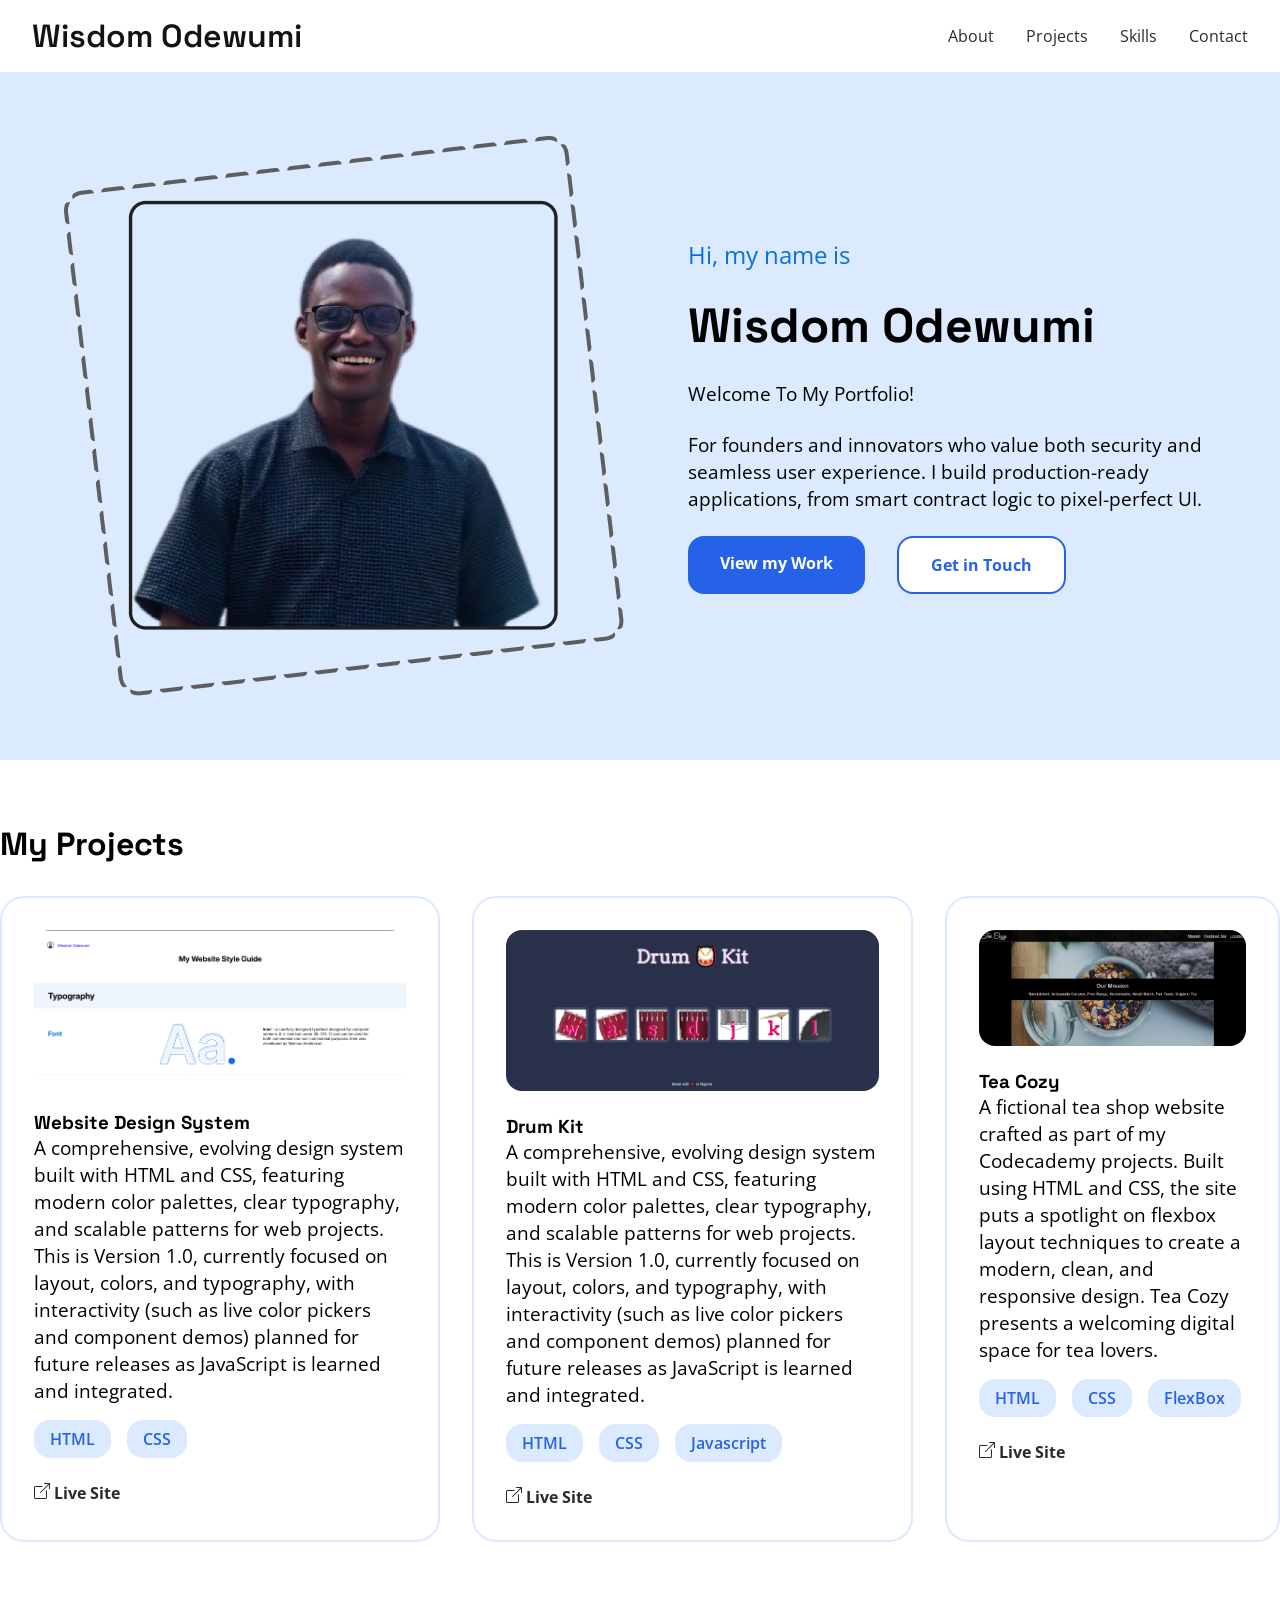
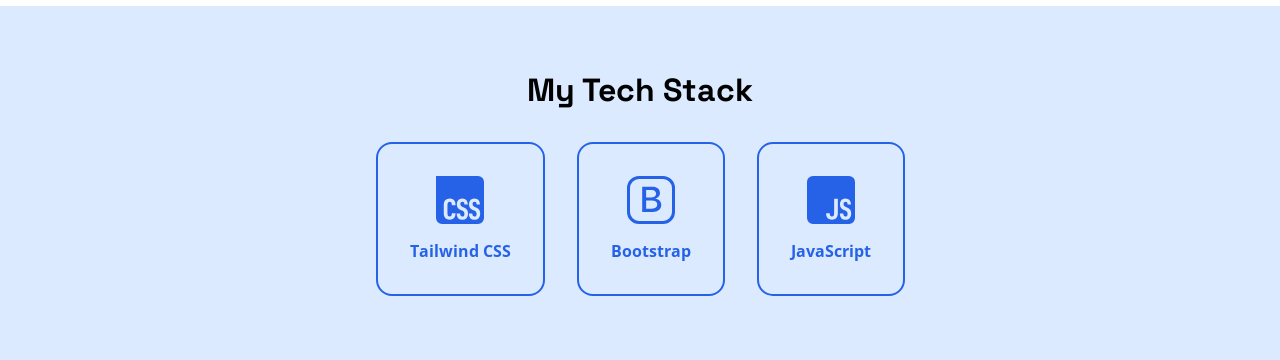
<file: index.html>
<!DOCTYPE html>
<html lang="en">

<head>
    <meta charset="UTF-8">
    <meta name="viewport" content="width=device-width, initial-scale=1.0">
    <title>Wisdom Odewumi - Full Stack Engineer</title>
    <link rel="stylesheet" href="./style.css">
    <link rel="preconnect" href="https://fonts.googleapis.com">
    <link rel="preconnect" href="https://fonts.gstatic.com" crossorigin>
    <link href="https://fonts.googleapis.com/css2?family=Space+Grotesk:wght@300..700&display=swap" rel="stylesheet">
    <link rel="preconnect" href="https://fonts.googleapis.com">
    <link rel="preconnect" href="https://fonts.gstatic.com" crossorigin>
    <link href="https://fonts.googleapis.com/css2?family=Open+Sans:ital,wght@0,300..800;1,300..800&display=swap"
        rel="stylesheet">
    <link rel="stylesheet" href="https://cdnjs.cloudflare.com/ajax/libs/font-awesome/4.7.0/css/font-awesome.min.css">

</head>

<body>
    <!-- Header Section -->
    <header>
        <div><a href="./index.html">Wisdom Odewumi</a></div>
        <nav>
            <ul class="nav-menu">
                <li class="nav-item"><a class="nav-link" href="#about">About</a></li>
                <li class="nav-item"><a class="nav-link" href="#projects">Projects</a></li>
                <li class="nav-item"><a class="nav-link" href="#skills">Skills</a></li>
                <li class="nav-item"><a class="nav-link" href="./contact.html">Contact</a></li>
            </ul>
        </nav>
        <a class="hamburger-icon" onclick="setHamburger()">
            <i class="fa fa-bars"></i>
        </a>
    </header>

    <!-- Main Section -->
    <main>

        <!-- Hero Section -->
        <section id="about">
            <img src="./Images/profile-image-with-border-default.png" alt="Wisdom Odewumi Image">
            <div>
                <p class="b-text">Hi, my name is</p>
                <h1>Wisdom Odewumi</h1>
                <p>Welcome To My Portfolio!</p>
                <p>For founders and innovators who value both security and seamless user experience. I build
                    production-ready applications, from smart contract logic to pixel-perfect UI.

                </p>
                <div class="buttons">
                    <a class="primary" href="#projects">View my Work</a>
                    <a class="secondary" href="./contact.html">Get in Touch</a>
                </div>
            </div>
        </section>

        <!-- Projects Section -->
        <section id="projects">
            <h2>My Projects</h2>
            <!-- Project Containers -->
            <div>

                <!-- Website Design System Project -->
                <div>
                    <img src="./Images/website-design-system.png" alt="Website Design System Image">
                    <div>
                        <h3>Website Design System</h3>
                        <p>A comprehensive, evolving design system built with HTML and CSS, featuring modern color
                            palettes, clear typography, and scalable patterns for web projects. This is Version 1.0,
                            currently focused on layout, colors, and typography, with interactivity (such as live color
                            pickers and component demos) planned for future releases as JavaScript is learned and
                            integrated.

                        </p>
                        <div class="project-badge">
                            <span>HTML</span>
                            <span>CSS</span>
                        </div>
                        <div class="project-link">
                            <a target="_blank" href="https://morbiuswisdom.github.io/Website-Design-System/"> <svg
                                    xmlns="http://www.w3.org/2000/svg" width="16" height="16" fill="currentColor"
                                    class="bi bi-box-arrow-up-right" viewBox="0 0 16 16">
                                    <path fill-rule="evenodd"
                                        d="M8.636 3.5a.5.5 0 0 0-.5-.5H1.5A1.5 1.5 0 0 0 0 4.5v10A1.5 1.5 0 0 0 1.5 16h10a1.5 1.5 0 0 0 1.5-1.5V7.864a.5.5 0 0 0-1 0V14.5a.5.5 0 0 1-.5.5h-10a.5.5 0 0 1-.5-.5v-10a.5.5 0 0 1 .5-.5h6.636a.5.5 0 0 0 .5-.5" />
                                    <path fill-rule="evenodd"
                                        d="M16 .5a.5.5 0 0 0-.5-.5h-5a.5.5 0 0 0 0 1h3.793L6.146 9.146a.5.5 0 1 0 .708.708L15 1.707V5.5a.5.5 0 0 0 1 0z" />
                                </svg> Live Site</a>
                        </div>
                    </div>
                </div>
                <!-- Drum Kit Javascript Project -->
                <div>
                    <img src="./Images/drum-kit.png" alt="Drum Kit Image">
                    <div>
                        <h3>Drum Kit</h3>
                        <p>A comprehensive, evolving design system built with HTML and CSS, featuring modern color
                            palettes, clear typography, and scalable patterns for web projects. This is Version 1.0,
                            currently focused on layout, colors, and typography, with interactivity (such as live color
                            pickers and component demos) planned for future releases as JavaScript is learned and
                            integrated.

                        </p>
                        <div class="project-badge">
                            <span>HTML</span>
                            <span>CSS</span>
                            <span>Javascript</span>
                        </div>
                        <div class="project-link">
                            <a target="_blank" href="https://morbiuswisdom.github.io/Drum-Kit/"> <svg
                                    xmlns="http://www.w3.org/2000/svg" width="16" height="16" fill="currentColor"
                                    class="bi bi-box-arrow-up-right" viewBox="0 0 16 16">
                                    <path fill-rule="evenodd"
                                        d="M8.636 3.5a.5.5 0 0 0-.5-.5H1.5A1.5 1.5 0 0 0 0 4.5v10A1.5 1.5 0 0 0 1.5 16h10a1.5 1.5 0 0 0 1.5-1.5V7.864a.5.5 0 0 0-1 0V14.5a.5.5 0 0 1-.5.5h-10a.5.5 0 0 1-.5-.5v-10a.5.5 0 0 1 .5-.5h6.636a.5.5 0 0 0 .5-.5" />
                                    <path fill-rule="evenodd"
                                        d="M16 .5a.5.5 0 0 0-.5-.5h-5a.5.5 0 0 0 0 1h3.793L6.146 9.146a.5.5 0 1 0 .708.708L15 1.707V5.5a.5.5 0 0 0 1 0z" />
                                </svg> Live Site</a>
                        </div>
                    </div>
                </div>

                <!-- Tea Cozy Project -->
                <div>
                    <img src="./Images/tea-cozy.png" alt="Tea Cozy Website Image">
                    <div>
                        <h3>Tea Cozy</h3>
                        <p>A fictional tea shop website crafted as part of my Codecademy projects. Built using HTML and
                            CSS, the site puts a spotlight on flexbox layout techniques to create a modern, clean, and
                            responsive design. Tea Cozy presents a welcoming digital space for tea lovers.

                        </p>
                        <div class="project-badge">
                            <span>HTML</span>
                            <span>CSS</span>
                            <span>FlexBox</span>
                        </div>
                        <div class="project-link">
                            <a target="_blank" href="https://github.com/morbiuswisdom/Tea-Cozy-Project"> <svg
                                    xmlns="http://www.w3.org/2000/svg" width="16" height="16" fill="currentColor"
                                    class="bi bi-box-arrow-up-right" viewBox="0 0 16 16">
                                    <path fill-rule="evenodd"
                                        d="M8.636 3.5a.5.5 0 0 0-.5-.5H1.5A1.5 1.5 0 0 0 0 4.5v10A1.5 1.5 0 0 0 1.5 16h10a1.5 1.5 0 0 0 1.5-1.5V7.864a.5.5 0 0 0-1 0V14.5a.5.5 0 0 1-.5.5h-10a.5.5 0 0 1-.5-.5v-10a.5.5 0 0 1 .5-.5h6.636a.5.5 0 0 0 .5-.5" />
                                    <path fill-rule="evenodd"
                                        d="M16 .5a.5.5 0 0 0-.5-.5h-5a.5.5 0 0 0 0 1h3.793L6.146 9.146a.5.5 0 1 0 .708.708L15 1.707V5.5a.5.5 0 0 0 1 0z" />
                                </svg> Live Site</a>
                        </div>

                    </div>
                </div>
            </div>
        </section>

        <!-- Skills Section -->
        <section id="skills">
            <h2>My Tech Stack</h2>
            <!-- Skills Container -->
            <div>
                <a href="https://tailwindcss.com/">
                    <svg xmlns="http://www.w3.org/2000/svg" width="16" height="16" fill="currentColor" class="bi bi-css"
                        viewBox="0 0 16 16">
                        <path fill-rule="evenodd"
                            d="M14 0a2 2 0 0 1 2 2v12a2 2 0 0 1-2 2H2a2 2 0 0 1-2-2V0zM4.59 7.498q-.908 0-1.455.508-.547.507-.547 1.484v3.106q0 .986.527 1.484t1.406.498q.576 0 1.016-.224.45-.225.703-.674.255-.45.254-1.114v-.185h-1.22v.176q0 .449-.186.683t-.527.235q-.372-.01-.557-.264-.186-.255-.186-.752V9.686q0-.547.166-.811.177-.264.577-.264.321 0 .517.225.195.224.195.693v.205h1.23V9.52q0-.674-.243-1.124a1.55 1.55 0 0 0-.664-.673q-.42-.225-1.006-.225m4.214-.01q-.586 0-1.006.244a1.67 1.67 0 0 0-.635.674 2.1 2.1 0 0 0-.225.996q0 .753.293 1.182.304.42.967.732l.469.215q.44.186.625.43.186.244.186.635 0 .478-.166.703-.157.224-.528.224-.36 0-.547-.244-.185-.243-.205-.752H6.87q.02.996.498 1.524.479.527 1.387.527t1.416-.518.508-1.484q0-.81-.332-1.289-.333-.479-1.045-.79l-.45-.196q-.39-.166-.556-.381-.165-.214-.166-.576 0-.4.166-.596.175-.195.508-.195.36 0 .508.234.156.234.175.703h1.123q-.03-.976-.498-1.484-.468-.518-1.308-.518m4.057 0q-.585 0-1.006.244a1.67 1.67 0 0 0-.634.674 2.1 2.1 0 0 0-.225.996q0 .753.293 1.182.303.42.967.732l.469.215q.438.186.625.43.185.244.185.635 0 .478-.166.703-.156.224-.527.224-.361.001-.547-.244-.186-.243-.205-.752h-1.162q.02.996.498 1.524.479.527 1.386.527.909 0 1.417-.518.507-.517.507-1.484 0-.81-.332-1.289t-1.045-.79l-.449-.196q-.39-.166-.556-.381-.166-.214-.166-.576 0-.4.165-.596.177-.195.508-.195.361 0 .508.234.156.234.176.703h1.123q-.03-.976-.498-1.484-.47-.518-1.309-.518" />
                    </svg>
                    Tailwind CSS
                </a>

                <a href="https://getbootstrap.com/">
                    <svg xmlns="http://www.w3.org/2000/svg" width="16" height="16" fill="currentColor"
                        class="bi bi-bootstrap" viewBox="0 0 16 16">
                        <path
                            d="M5.062 12h3.475c1.804 0 2.888-.908 2.888-2.396 0-1.102-.761-1.916-1.904-2.034v-.1c.832-.14 1.482-.93 1.482-1.816 0-1.3-.955-2.11-2.542-2.11H5.062zm1.313-4.875V4.658h1.78c.973 0 1.542.457 1.542 1.237 0 .802-.604 1.23-1.764 1.23zm0 3.762V8.162h1.822c1.236 0 1.887.463 1.887 1.348 0 .896-.627 1.377-1.811 1.377z" />
                        <path
                            d="M0 4a4 4 0 0 1 4-4h8a4 4 0 0 1 4 4v8a4 4 0 0 1-4 4H4a4 4 0 0 1-4-4zm4-3a3 3 0 0 0-3 3v8a3 3 0 0 0 3 3h8a3 3 0 0 0 3-3V4a3 3 0 0 0-3-3z" />
                    </svg>
                    Bootstrap
                </a>

                <a href="https://developer.mozilla.org/en-US/docs/Web/JavaScript">
                    <svg xmlns="http://www.w3.org/2000/svg" width="16" height="16" fill="currentColor"
                        class="bi bi-javascript" viewBox="0 0 16 16">
                        <path fill-rule="evenodd"
                            d="M14 0a2 2 0 0 1 2 2v12a2 2 0 0 1-2 2H2a2 2 0 0 1-2-2V2a2 2 0 0 1 2-2zM9.053 7.596v3.127l-.007 1.752q0 .498-.186.752t-.556.263q-.342 0-.528-.234-.185-.234-.185-.684v-.175H6.37v.185q0 .665.253 1.113.255.45.703.674.44.225 1.016.225.88 0 1.406-.498.527-.498.527-1.485l.007-1.752V7.596zm3.808-.108q-.585 0-1.006.244a1.67 1.67 0 0 0-.634.674 2.1 2.1 0 0 0-.225.996q0 .753.293 1.182.303.42.967.732l.469.215q.438.186.625.43.185.244.185.635 0 .478-.166.703-.156.224-.527.224-.361.001-.547-.244-.186-.243-.205-.752h-1.162q.02.996.498 1.524.479.527 1.386.527.909 0 1.417-.518.507-.517.507-1.484 0-.81-.332-1.289t-1.045-.79l-.449-.196q-.39-.166-.556-.381-.166-.214-.166-.576 0-.4.165-.596.177-.195.508-.195.361 0 .508.234.156.234.176.703h1.123q-.03-.976-.498-1.484-.47-.518-1.309-.518" />
                    </svg>
                    JavaScript
                </a>
            </div>
        </section>

        <!-- Contact section -->

    </main>

    <!-- Footer Section -->
    <footer>

    </footer>

    <script src="./script.js"></script>
</body>

</html>
</file>
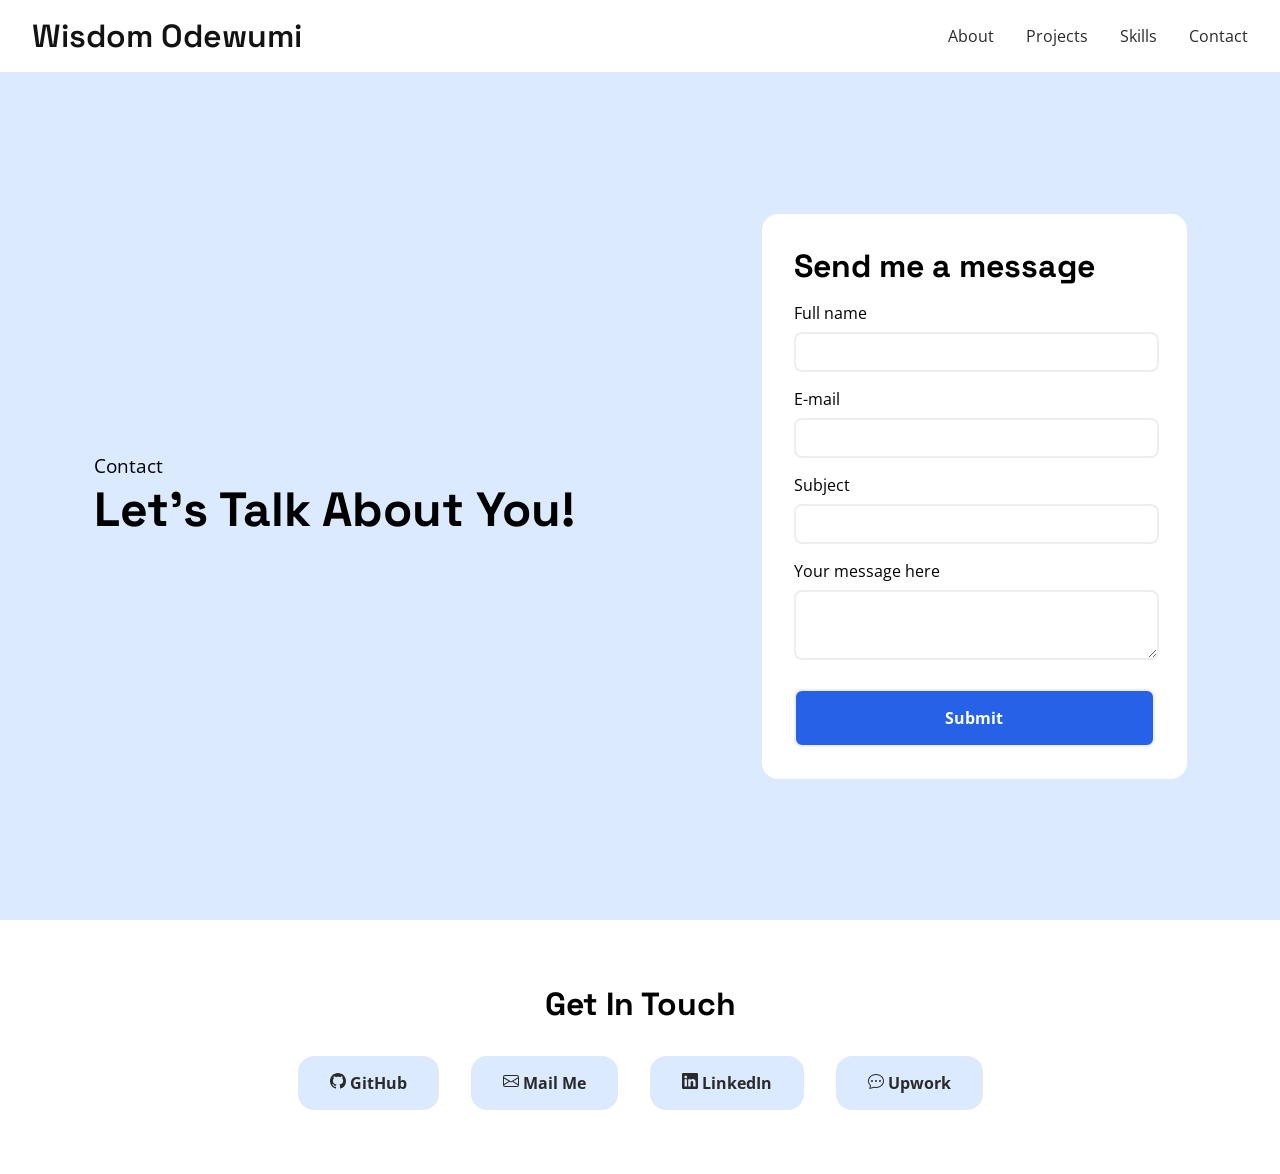
<file: contact.html>
<!DOCTYPE html>
<html lang="en">

<head>
    <meta charset="UTF-8">
    <meta name="viewport" content="width=device-width, initial-scale=1.0">
    <title>Contact - Full-Stack Engineer</title>
    <link rel="stylesheet" href="./style.css">
    <link rel="preconnect" href="https://fonts.googleapis.com">
    <link rel="preconnect" href="https://fonts.gstatic.com" crossorigin>
    <link href="https://fonts.googleapis.com/css2?family=Space+Grotesk:wght@300..700&display=swap" rel="stylesheet">
    <link rel="preconnect" href="https://fonts.googleapis.com">
    <link rel="preconnect" href="https://fonts.gstatic.com" crossorigin>
    <link href="https://fonts.googleapis.com/css2?family=Open+Sans:ital,wght@0,300..800;1,300..800&display=swap"
        rel="stylesheet">
</head>

<body>
    <!-- Header Section -->
    <header>
        <div><a href="./index.html">Wisdom Odewumi</a></div>
        <nav>
            <ul>
                <li><a href="#about">About</a></li>
                <li><a href="#projects">Projects</a></li>
                <li><a href="#skills">Skills</a></li>
                <li><a href="./contact.html">Contact</a></li>
            </ul>
        </nav>
    </header>

    <!-- Main Section -->
    <main>
        <!-- Section with Contact Form -->
        <section id="contact-form">
            <div>
                <p>Contact</p>
                <h1>Let's Talk About You!</h1>
            </div>

            <!-- Form -->
            <div>
                <form action="" method="POST">
                    <h2>Send me a message</h2>
                    <div>
                        <label for="name">Full name</label>
                        <input class="input-height" type="text" name="name" id="name" required>
                    </div>

                    <div>
                        <label for="email">E-mail</label>
                        <input class="input-height" type="email" id="email" name="email" required>
                    </div>

                    <div>
                        <label for="subject">Subject</label>
                        <input class="input-height" type="text" name="subject" id="subject">
                    </div>

                    <div>
                        <label for="message">Your message here</label>
                        <textarea name="message" id="message" rows="3" cols="21"></textarea>
                    </div>

                    <input type="submit" class="submit-btn">
                </form>
            </div>
        </section>


        <section id="socials">
            <h2>Get In Touch</h2>
            <div>
                <a href="https://github.com/morbiuswisdom">
                    <svg xmlns="http://www.w3.org/2000/svg" width="16" height="16" fill="currentColor"
                        class="bi bi-github" viewBox="0 0 16 16">
                        <path
                            d="M8 0C3.58 0 0 3.58 0 8c0 3.54 2.29 6.53 5.47 7.59.4.07.55-.17.55-.38 0-.19-.01-.82-.01-1.49-2.01.37-2.53-.49-2.69-.94-.09-.23-.48-.94-.82-1.13-.28-.15-.68-.52-.01-.53.63-.01 1.08.58 1.23.82.72 1.21 1.87.87 2.33.66.07-.52.28-.87.51-1.07-1.78-.2-3.64-.89-3.64-3.95 0-.87.31-1.59.82-2.15-.08-.2-.36-1.02.08-2.12 0 0 .67-.21 2.2.82.64-.18 1.32-.27 2-.27s1.36.09 2 .27c1.53-1.04 2.2-.82 2.2-.82.44 1.1.16 1.92.08 2.12.51.56.82 1.27.82 2.15 0 3.07-1.87 3.75-3.65 3.95.29.25.54.73.54 1.48 0 1.07-.01 1.93-.01 2.2 0 .21.15.46.55.38A8.01 8.01 0 0 0 16 8c0-4.42-3.58-8-8-8" />
                    </svg>
                    GitHub
                </a>

                <a href="https://github.com/morbiuswisdom">
                    <svg xmlns="http://www.w3.org/2000/svg" width="16" height="16" fill="currentColor"
                        class="bi bi-envelope" viewBox="0 0 16 16">
                        <path
                            d="M0 4a2 2 0 0 1 2-2h12a2 2 0 0 1 2 2v8a2 2 0 0 1-2 2H2a2 2 0 0 1-2-2zm2-1a1 1 0 0 0-1 1v.217l7 4.2 7-4.2V4a1 1 0 0 0-1-1zm13 2.383-4.708 2.825L15 11.105zm-.034 6.876-5.64-3.471L8 9.583l-1.326-.795-5.64 3.47A1 1 0 0 0 2 13h12a1 1 0 0 0 .966-.741M1 11.105l4.708-2.897L1 5.383z" />
                    </svg>
                    Mail Me
                </a>

                <a href="https://www.linkedin.com/in/wisdomodewumi/">
                    <svg xmlns="http://www.w3.org/2000/svg" width="16" height="16" fill="currentColor"
                        class="bi bi-linkedin" viewBox="0 0 16 16">
                        <path
                            d="M0 1.146C0 .513.526 0 1.175 0h13.65C15.474 0 16 .513 16 1.146v13.708c0 .633-.526 1.146-1.175 1.146H1.175C.526 16 0 15.487 0 14.854zm4.943 12.248V6.169H2.542v7.225zm-1.2-8.212c.837 0 1.358-.554 1.358-1.248-.015-.709-.52-1.248-1.342-1.248S2.4 3.226 2.4 3.934c0 .694.521 1.248 1.327 1.248zm4.908 8.212V9.359c0-.216.016-.432.08-.586.173-.431.568-.878 1.232-.878.869 0 1.216.662 1.216 1.634v3.865h2.401V9.25c0-2.22-1.184-3.252-2.764-3.252-1.274 0-1.845.7-2.165 1.193v.025h-.016l.016-.025V6.169h-2.4c.03.678 0 7.225 0 7.225z" />
                    </svg>
                    LinkedIn
                </a>

                <a href="https://github.com/morbiuswisdom">
                    <svg xmlns="http://www.w3.org/2000/svg" width="16" height="16" fill="currentColor"
                        class="bi bi-chat-dots" viewBox="0 0 16 16">
                        <path
                            d="M5 8a1 1 0 1 1-2 0 1 1 0 0 1 2 0m4 0a1 1 0 1 1-2 0 1 1 0 0 1 2 0m3 1a1 1 0 1 0 0-2 1 1 0 0 0 0 2" />
                        <path
                            d="m2.165 15.803.02-.004c1.83-.363 2.948-.842 3.468-1.105A9 9 0 0 0 8 15c4.418 0 8-3.134 8-7s-3.582-7-8-7-8 3.134-8 7c0 1.76.743 3.37 1.97 4.6a10.4 10.4 0 0 1-.524 2.318l-.003.011a11 11 0 0 1-.244.637c-.079.186.074.394.273.362a22 22 0 0 0 .693-.125m.8-3.108a1 1 0 0 0-.287-.801C1.618 10.83 1 9.468 1 8c0-3.192 3.004-6 7-6s7 2.808 7 6-3.004 6-7 6a8 8 0 0 1-2.088-.272 1 1 0 0 0-.711.074c-.387.196-1.24.57-2.634.893a11 11 0 0 0 .398-2" />
                    </svg>
                    Upwork
                </a>
            </div>
        </section>
    </main>
</body>

</html>
</file>
<file: style.css>
body {
  background-color: white;
  margin: 0;
}

* {
  margin: 0;
}

/* Header Styles */
header {
  display: flex;
  flex-direction: row;
  justify-content: space-between;
  align-items: center;
  padding: 1rem 2rem;
}

header div {
  font-size: 2rem;
  font-weight: 600;
  font-family: "Space Grotesk", sans-serif;
}

header div a {
  color: rgb(19, 19, 19);
  text-decoration: none;
  transition: 0.7s ease;
}

header div a:hover{
  color: #0671e0;
}

nav ul {
  list-style: none;
  display: flex;
  gap: 2rem;
  font-family: "Open Sans", sans-serif;
  font-size: 1rem;
}

/* Styles for the hamburger menu */
.hamburger-icon{
  height: 2rem;
  width: 2rem;
  display: none;
  cursor: pointer; 
}

i{
  width: 2rem;
  height: 2rem;
}

a {
  color: rgb(42, 42, 42);
  text-decoration: none;
  transition: 0.7s ease;
}

a:hover{
  color: #0671e0;
  font-weight: bold;
}


/* Styles for the Homepage Hero About section */
#about {
  display: flex;
  justify-content: space-around;
  gap: 4rem;
  align-items: center;
  padding: 4rem;
  background-color: #dbeaff;
}

#about > div {
  display: flex;
  flex-direction: column;
  gap: 1.5rem;
}

#about img {
  width: 50%;
  height: auto;
}

.b-text {
  color: #0671e0;
  font-size: 1.5rem;
}

#about a {
  font-family: "Open Sans", sans-serif;
  font-weight: 700;
}

/* Hero Buttons ================================================*/
.buttons {
  display: flex;
  gap: 2rem;
}

.primary {
  color: white;
  background-color: #2662e8;
  padding: 1rem 2rem;
  border-radius: 1rem;
}

.secondary {
  color: #2662e8;
  background-color: white;
  padding: 1rem 2rem;
  border: 2px solid #2662e8;
  border-radius: 1rem;
}

/* Styles for the Project Section ========================================*/
#projects {
  width: 100%;
  display: flex;
  flex-direction: column;
  gap: 2rem;
  padding: 4rem 0;
}

#projects > div {
  display: flex;
  width: 100%;
  gap: 2rem;
  justify-content: space-around;
  flex-direction: row;
}

#projects > div > div {
  padding: 2rem;
  border: 2px solid #dbeaff;
  border-radius: 1.5rem;
  display: flex;
  flex-direction: column;
  gap: 1.5rem;
}

#projects img {
  width: 100%;
  height: auto;
  border-radius: 1rem;
}

.project-badge {
  margin-top: 1rem;
  display: flex;
  flex-wrap: wrap;
  gap: 1rem;
}

#projects span {
  font-family: "Open Sans", sans-serif;
  font-weight: 600;
  border-radius: 1rem;
  background-color: #dbeaff;
  color: #2662e8;
  padding: 0.5rem 1rem;
}

.project-link {
  font-family: "Open Sans", sans-serif;
  margin-top: 1.5rem;
  font-weight: 700;
}

/* My Tech Stacks Section ===========================================================*/
#skills {
  display: flex;
  flex-direction: column;
  gap: 2rem;
  justify-content: center;
  align-items: center;
  padding: 4rem;
  background-color: #dbeaff;
}

#skills div {
  display: flex;
  flex-direction: row;
  gap: 2rem;
}

#skills a {
  display: flex;
  flex-direction: column;
  justify-content: center;
  align-items: center;
  gap: 1rem;
  color: #2662e8;
  font-family: "Open Sans", sans-serif;
  font-weight: 700;
  border: 2px solid #2662e8;
  border-radius: 1rem;
  padding: 2rem;
}

#skills svg {
  width: 3rem !important;
  height: 3rem;
}

/* Styles for the CONTACT PAGE */

#contact-form {
  display: flex;
  justify-content: space-around;
  align-items: center;
  background-color: #dbeaff;
  width: 100%;
  height: 80vh;
  padding: 4rem 0;
}

#contact-form > div:nth-of-type(2) {
  background-color: #ffffff;
  padding: 2rem;
  border-radius: 1rem;
}

form {
  font-family: "Open Sans", sans-serif;
  width: 100%;
  display: flex;
  flex-direction: column;
  gap: 1rem;
}

form input {
  border: 2px solid rgb(238, 238, 238);
  border-radius: 0.5rem;
  width: 100% !important;
  font-size: 1rem;
  padding: 0;
  font-family: "Open Sans", sans-serif;
  margin-top: 0.5rem;
}

form textarea {
  border: 2px solid rgb(238, 238, 238);
  border-radius: 0.5rem;
  width: 100%;
  font-size: 1rem;
  padding: 0;
  font-family: "Open Sans", sans-serif;
  margin-top: 0.5rem;
}

.submit-btn {
  background-color: #2662e8;
  color: #fff;
  padding: 1rem;
  font-weight: 700;
}

.input-height {
  height: 36px;
}

/* Styles for contact info section in CONTACT Page =================================*/
#contact-info {
  padding: 4rem;
  display: flex;
  gap: 2rem;
  justify-content: center;
  align-items: center;
}

#contact-info p {
  border: 2px solid #2662e8;
  border-radius: 1rem;
  padding: 2rem;
  background-color: #ffffff;
  font-weight: 700;
}

#socials {
  display: flex;
  gap: 2rem;
  flex-direction: column;
  align-items: center;
  padding: 4rem 0;
}

#socials div {
  display: flex;
  gap: 2rem;
  font-family: "Open Sans", sans-serif;
}

#socials div a {
  font-weight: 700;
  padding: 1rem 2rem;
  background-color: #dbeaff;
  border-radius: 1rem;
}

/* General Elements Styles =============================================== */
p {
  font-family: "Open Sans", sans-serif;
  font-size: 1.2rem;
}

h1,
h2,
h3 {
  font-family: "Space Grotesk", sans-serif;
}

h1 {
  font-size: 3rem;
}

h2 {
  font-size: 2rem;
}

/* Styles for Mobile Responsiveness */
@media only screen and (max-width: 1013px) {
  .buttons {
    flex-direction: column;
  }

  #contact-form {
    flex-direction: column !important;
    padding: 2rem;
  }
}

@media only screen and (max-width: 768px) {
  #projects {
    padding: 2rem 1rem;
  }
  #projects > div {
    flex-direction: column;
  }

  #about {
    flex-direction: column;
  }

  #skills div {
    flex-direction: column;
  }

  /* Contact Page */

  #socials div {
    flex-direction: column;
  }

  /* Hamburger Menu */
  .hamburger-icon{
    display: block;
  }
}
</file>
